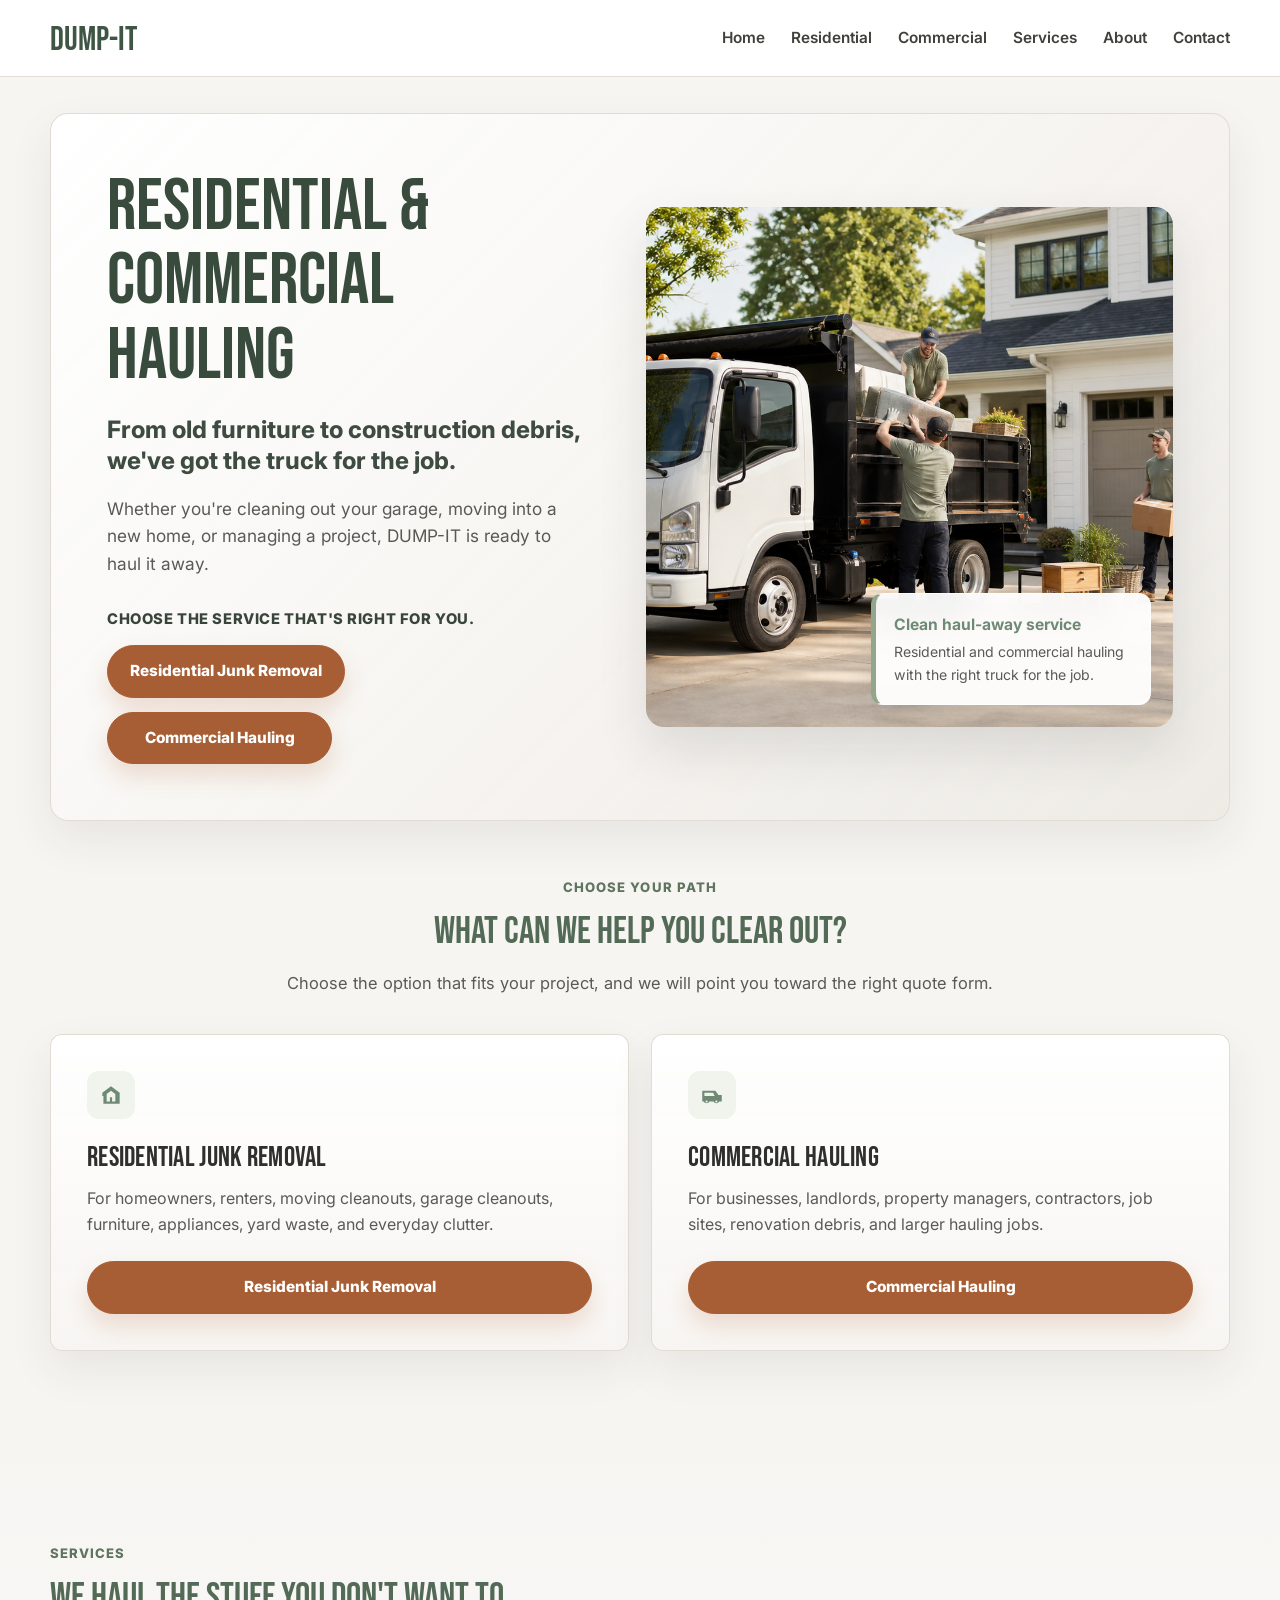
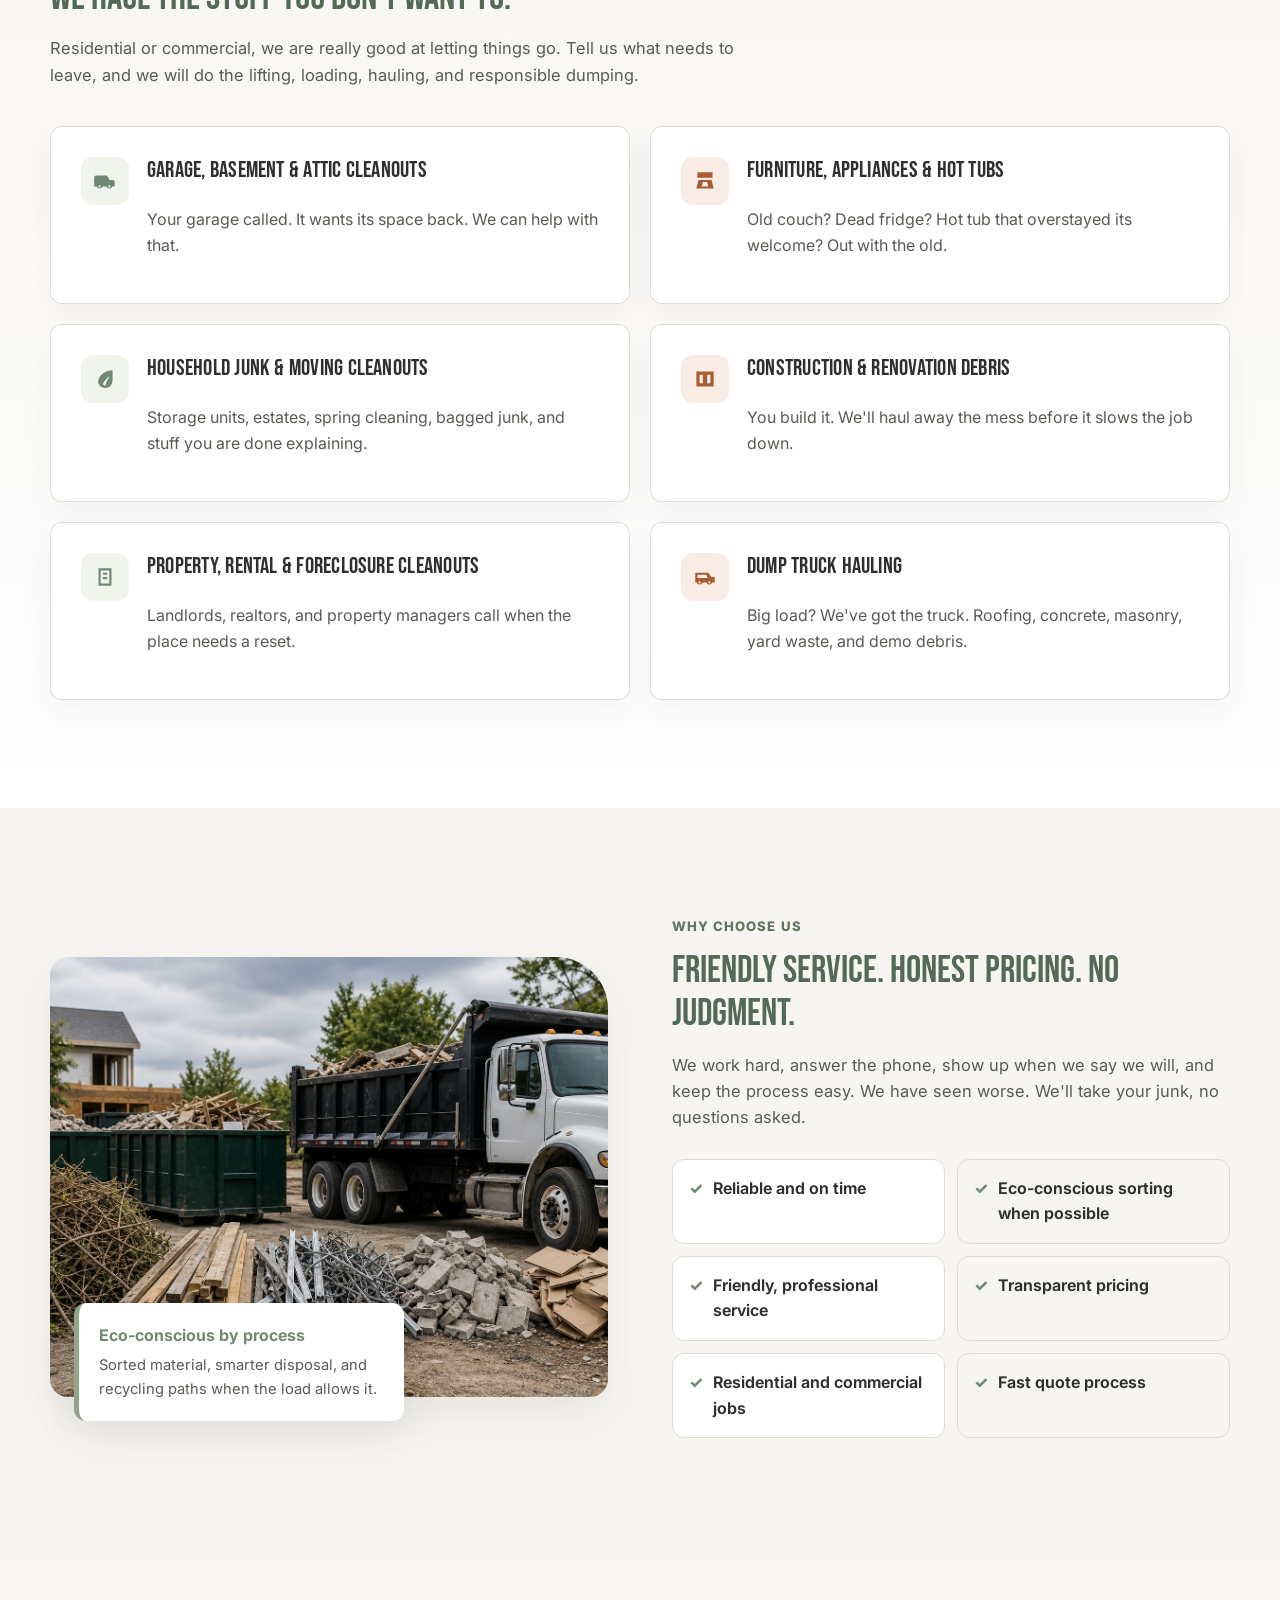
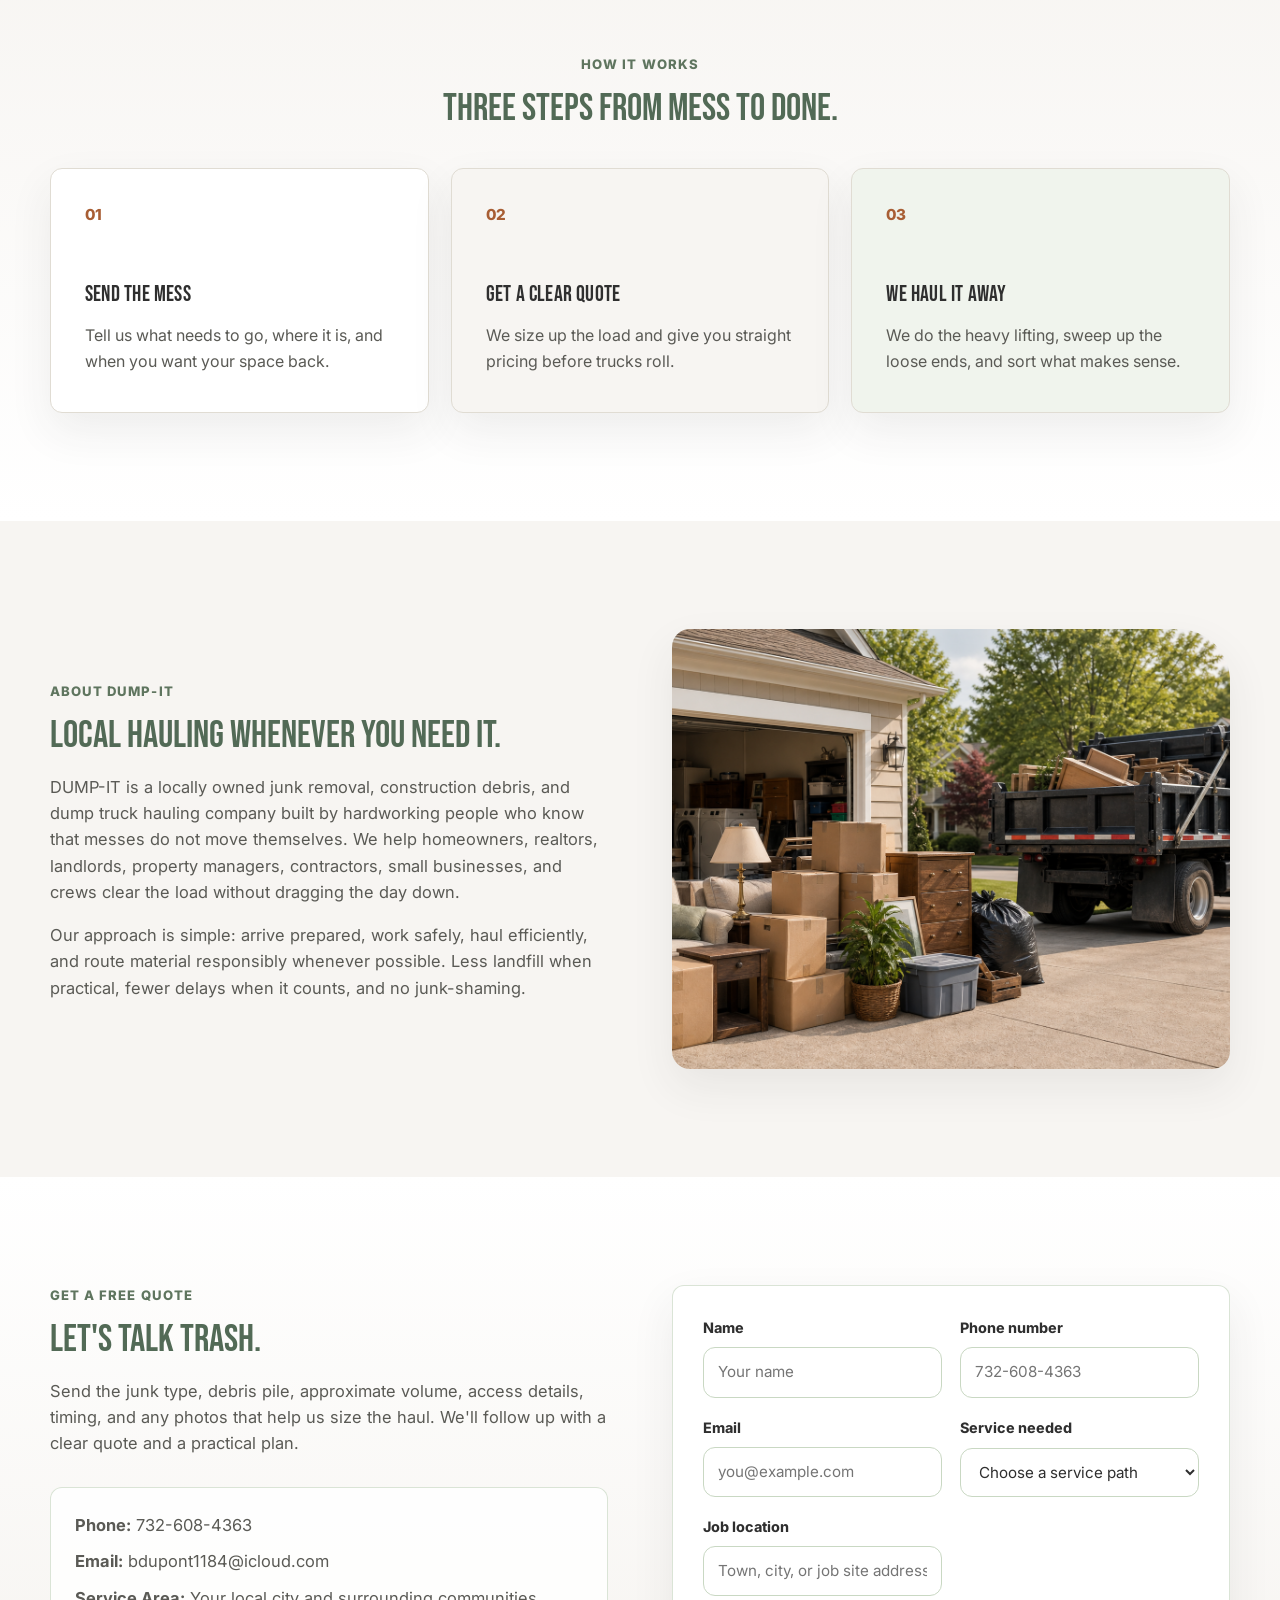
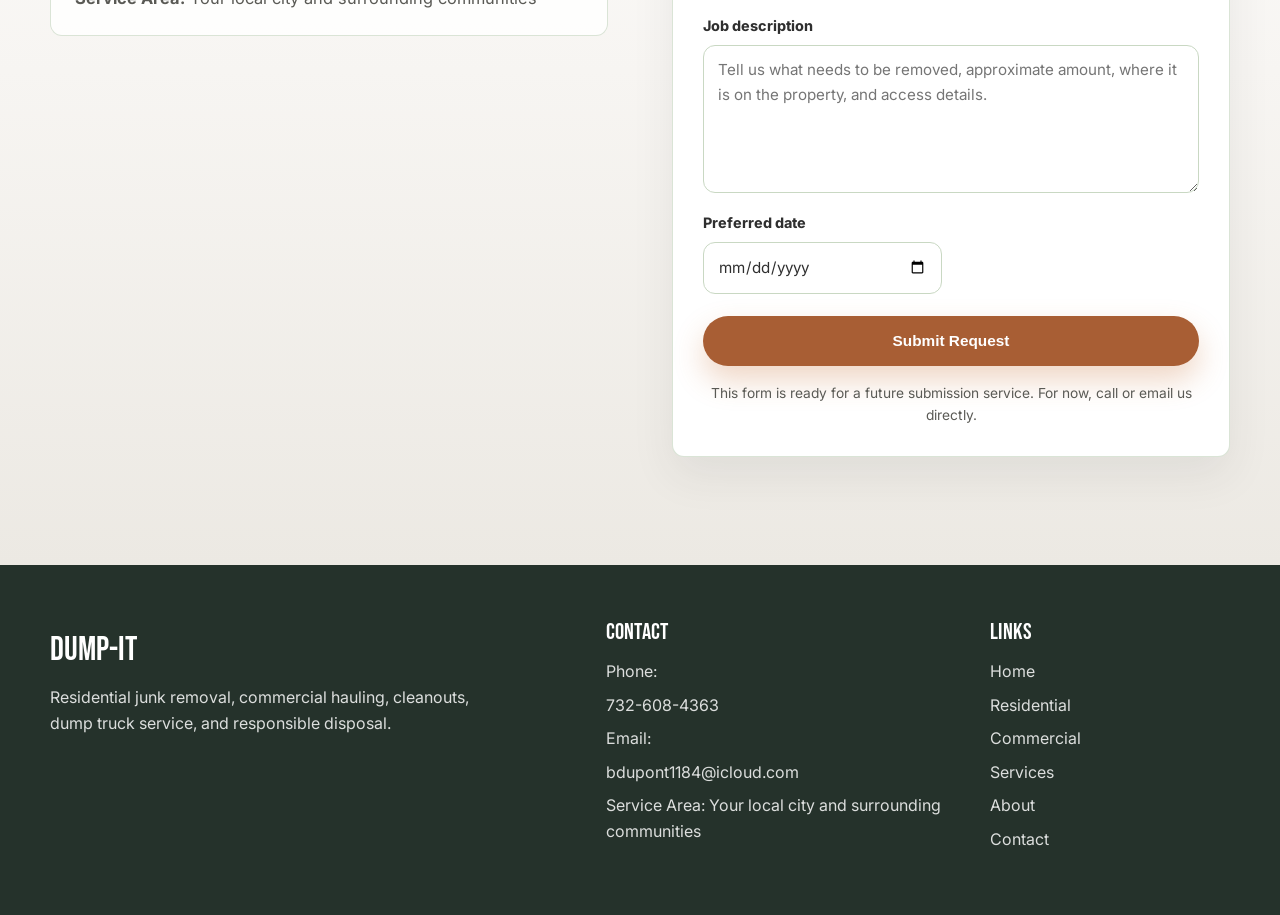
<file: index.html>
<!DOCTYPE html>
<html lang="en">
  <head>
    <meta charset="UTF-8" />
    <meta name="viewport" content="width=device-width, initial-scale=1.0" />
    <meta
      name="description"
      content="DUMP-IT provides junk removal, construction debris hauling, demolition cleanup, dump truck service, large-bin support, and responsible disposal."
    />
    <title>DUMP-IT! | Junk Removal & Dump Truck Hauling</title>
    <script src="scroll-reset.js"></script>
    <link rel="preconnect" href="https://fonts.googleapis.com" />
    <link rel="preconnect" href="https://fonts.gstatic.com" crossorigin />
    <link
      href="https://fonts.googleapis.com/css2?family=Bebas+Neue&family=Inter:wght@400;500;600;700;800&display=swap"
      rel="stylesheet"
    />
    <link rel="stylesheet" href="styles.css" />
  </head>
  <body>
    <header class="site-header" id="home">
      <nav class="nav" aria-label="Primary navigation">
        <a class="brand" href="index.html" aria-label="DUMP-IT home">
          <span>DUMP-IT</span>
        </a>

        <button class="nav-toggle" type="button" aria-label="Open menu" aria-expanded="false">
          <span></span>
          <span></span>
          <span></span>
        </button>

        <div class="nav-links" data-nav-links>
          <a href="index.html">Home</a>
          <a href="residential.html">Residential</a>
          <a href="commercial.html">Commercial</a>
          <a href="#services">Services</a>
          <a href="#about">About</a>
          <a href="#contact">Contact</a>
        </div>
      </nav>
    </header>

    <main>
      <section class="hero section-shell">
        <div class="hero-content">
          <h1>Residential & Commercial Hauling</h1>
          <p class="hero-tagline">From old furniture to construction debris, we've got the truck for the job.</p>
          <p class="hero-copy">
            Whether you're cleaning out your garage, moving into a new home, or
            managing a project, DUMP-IT is ready to haul it away.
          </p>
          <p class="choice-heading">Choose the service that's right for you.</p>
          <div class="hero-actions" aria-label="Primary actions">
            <a class="button button-choice" href="residential.html">Residential Junk Removal</a>
            <a class="button button-choice" href="commercial.html">Commercial Hauling</a>
          </div>
        </div>

        <div class="hero-media" aria-label="DUMP-IT hauling service image">
          <img src="assets/hero-residential-commercial.png" alt="Clean dump truck and crew helping at a residential hauling job" />
          <div class="hero-note">
            <strong>Clean haul-away service</strong>
            <span>Residential and commercial hauling with the right truck for the job.</span>
          </div>
        </div>
      </section>

      <section class="path-section" aria-label="Choose your DUMP-IT service path">
        <div class="section-shell">
          <div class="section-heading compact">
            <span class="section-label">Choose Your Path</span>
            <h2>What can we help you clear out?</h2>
            <p>Choose the option that fits your project, and we will point you toward the right quote form.</p>
          </div>

          <div class="path-grid">
            <article class="path-card">
              <span class="icon-wrap" aria-hidden="true">
                <svg viewBox="0 0 24 24"><path d="M4 10 12 4l8 6v10H5v-7H4v-3Zm4 8h3v-4h2v4h3v-7l-4-3-4 3v7Z"/></svg>
              </span>
              <h3>Residential Junk Removal</h3>
              <p>For homeowners, renters, moving cleanouts, garage cleanouts, furniture, appliances, yard waste, and everyday clutter.</p>
              <a class="button button-choice" href="residential.html">Residential Junk Removal</a>
            </article>

            <article class="path-card">
              <span class="icon-wrap" aria-hidden="true">
                <svg viewBox="0 0 24 24"><path d="M3 8h12l3 4h3v6h-2.3a3 3 0 0 1-5.4 0H9.7a3 3 0 0 1-5.4 0H3V8Zm3 10a1 1 0 1 0 2 0 1 1 0 0 0-2 0Zm9 0a1 1 0 1 0 2 0 1 1 0 0 0-2 0ZM5 10v3h9.5L13 10H5Z"/></svg>
              </span>
              <h3>Commercial Hauling</h3>
              <p>For businesses, landlords, property managers, contractors, job sites, renovation debris, and larger hauling jobs.</p>
              <a class="button button-choice" href="commercial.html">Commercial Hauling</a>
            </article>
          </div>
        </div>
      </section>

      <section class="section section-services" id="services">
        <div class="section-shell">
          <div class="section-heading">
            <span class="section-label">Services</span>
            <h2>We haul the stuff you don't want to.</h2>
            <p>
              Residential or commercial, we are really good at letting things go. 
              Tell us what needs to leave, and we will do the
              lifting, loading, hauling, and responsible dumping.
            </p>
          </div>

          <div class="service-grid">
            <article class="service-card">
              <span class="icon-wrap" aria-hidden="true">
                <svg viewBox="0 0 24 24"><path d="M4 7h10l2 4h3a2 2 0 0 1 2 2v4h-2.2a3 3 0 0 1-5.6 0H9.8a3 3 0 0 1-5.6 0H2V9a2 2 0 0 1 2-2Zm2 10a1 1 0 1 0 2 0 1 1 0 0 0-2 0Zm9 0a1 1 0 1 0 2 0 1 1 0 0 0-2 0Z"/></svg>
              </span>
              <h3>Garage, Basement & Attic Cleanouts</h3>
              <p>Your garage called. It wants its space back. We can help with that.</p>
            </article>

            <article class="service-card">
              <span class="icon-wrap" aria-hidden="true">
                <svg viewBox="0 0 24 24"><path d="M5 4h14v5H5V4Zm1 7h12l2 8H4l2-8Zm4 2-1 4h6l-1-4h-4Z"/></svg>
              </span>
              <h3>Furniture, Appliances & Hot Tubs</h3>
              <p>Old couch? Dead fridge? Hot tub that overstayed its welcome? Out with the old.</p>
            </article>

            <article class="service-card">
              <span class="icon-wrap" aria-hidden="true">
                <svg viewBox="0 0 24 24"><path d="M19 4c-6.5.4-11 3.4-12.9 8.2C4.8 15.6 6.8 19 10.6 20c5.1 1.3 8.7-2.3 8.4-8.2-.1-2.7.2-5.2 0-7.8Zm-9 13c1.2-3.2 3.3-5.8 6.5-7.8-1.9 2.8-3.4 5.7-4.1 8.7-.9 0-1.7-.3-2.4-.9Z"/></svg>
              </span>
              <h3>Household Junk & Moving Cleanouts</h3>
              <p>Storage units, estates, spring cleaning, bagged junk, and stuff you are done explaining.</p>
            </article>

            <article class="service-card">
              <span class="icon-wrap" aria-hidden="true">
                <svg viewBox="0 0 24 24"><path d="M4 5h16v14H4V5Zm3 3v8h3V8H7Zm7 0v8h3V8h-3Z"/></svg>
              </span>
              <h3>Construction & Renovation Debris</h3>
              <p>You build it. We'll haul away the mess before it slows the job down.</p>
            </article>

            <article class="service-card">
              <span class="icon-wrap" aria-hidden="true">
                <svg viewBox="0 0 24 24"><path d="M6 4h12v16H6V4Zm2 2v12h8V6H8Zm2 2h4v2h-4V8Zm0 4h4v2h-4v-2Z"/></svg>
              </span>
              <h3>Property, Rental & Foreclosure Cleanouts</h3>
              <p>Landlords, realtors, and property managers call when the place needs a reset.</p>
            </article>

            <article class="service-card">
              <span class="icon-wrap" aria-hidden="true">
                <svg viewBox="0 0 24 24"><path d="M3 8h12l3 4h3v5h-2.2a3 3 0 0 1-5.6 0H9.8a3 3 0 0 1-5.6 0H3V8Zm3 9a1 1 0 1 0 2 0 1 1 0 0 0-2 0Zm9 0a1 1 0 1 0 2 0 1 1 0 0 0-2 0ZM5 10v3h9.5l-1.4-3H5Z"/></svg>
              </span>
              <h3>Dump Truck Hauling</h3>
              <p>Big load? We've got the truck. Roofing, concrete, masonry, yard waste, and demo debris.</p>
            </article>
          </div>
        </div>
      </section>

      <section class="section section-split" id="why-us">
        <div class="section-shell split-grid">
          <div class="image-stack">
            <img src="assets/eco-hauling.png" alt="Sorted junk and construction debris ready for responsible hauling" />
            <div class="stack-card">
              <strong>Eco-conscious by process</strong>
              <span>Sorted material, smarter disposal, and recycling paths when the load allows it.</span>
            </div>
          </div>

          <div class="split-content">
            <span class="section-label">Why Choose Us</span>
            <h2>Friendly service. Honest pricing. No judgment.</h2>
            <p>
              We work hard, answer the phone, show up when we say we will, and
              keep the process easy. We have seen worse. We'll take your junk,
              no questions asked.
            </p>
            <div class="benefit-list">
              <div><span aria-hidden="true">&#10003;</span> Reliable and on time</div>
              <div><span aria-hidden="true">&#10003;</span> Eco-conscious sorting when possible</div>
              <div><span aria-hidden="true">&#10003;</span> Friendly, professional service</div>
              <div><span aria-hidden="true">&#10003;</span> Transparent pricing</div>
              <div><span aria-hidden="true">&#10003;</span> Residential and commercial jobs</div>
              <div><span aria-hidden="true">&#10003;</span> Fast quote process</div>
            </div>
          </div>
        </div>
      </section>

      <section class="section section-process">
        <div class="section-shell">
          <div class="section-heading compact">
            <span class="section-label">How It Works</span>
            <h2>Three steps from mess to done.</h2>
          </div>

          <div class="process-grid">
            <article class="process-step">
              <span>01</span>
              <h3>Send the mess</h3>
              <p>Tell us what needs to go, where it is, and when you want your space back.</p>
            </article>
            <article class="process-step">
              <span>02</span>
              <h3>Get a clear quote</h3>
              <p>We size up the load and give you straight pricing before trucks roll.</p>
            </article>
            <article class="process-step">
              <span>03</span>
              <h3>We haul it away</h3>
              <p>We do the heavy lifting, sweep up the loose ends, and sort what makes sense.</p>
            </article>
          </div>
        </div>
      </section>

      <section class="section section-about" id="about">
        <div class="section-shell about-grid">
          <div class="about-copy">
            <span class="section-label">About DUMP-IT</span>
            <h2>Local hauling whenever you need it.</h2>
            <p>
              DUMP-IT is a locally owned junk removal, construction debris, and
              dump truck hauling company built by hardworking people who know that
              messes do not move themselves. We help homeowners, realtors, landlords,
              property managers, contractors, small businesses, and crews clear the
              load without dragging the day down.
            </p>
            <p>
              Our approach is simple: arrive prepared, work safely, haul efficiently,
              and route material responsibly whenever possible. Less landfill when
              practical, fewer delays when it counts, and no junk-shaming.
            </p>
          </div>
          <div class="about-media">
            <img src="assets/cleanout-service.png" alt="Large bins and a dump truck staged for cleanout hauling" />
          </div>
        </div>
      </section>

      <section class="section section-contact" id="contact">
        <div class="section-shell contact-grid">
          <div class="contact-intro">
            <span class="section-label">Get a Free Quote</span>
            <h2>Let's talk trash.</h2>
            <p>
              Send the junk type, debris pile, approximate volume, access details,
              timing, and any photos that help us size the haul. We'll follow up
              with a clear quote and a practical plan.
            </p>
            <div class="contact-details">
              <p><strong>Phone:</strong> <a href="tel:+17326084363">732-608-4363</a></p>
              <p><strong>Email:</strong> <a href="mailto:bdupont1184@icloud.com">bdupont1184@icloud.com</a></p>
              <p><strong>Service Area:</strong> Your local city and surrounding communities</p>
            </div>
          </div>

          <form class="quote-form" action="#" method="post">
            <div class="form-row">
              <label for="name">Name</label>
              <input id="name" name="name" type="text" placeholder="Your name" required />
            </div>
            <div class="form-row">
              <label for="phone">Phone number</label>
              <input id="phone" name="phone" type="tel" placeholder="732-608-4363" required />
            </div>
            <div class="form-row">
              <label for="email">Email</label>
              <input id="email" name="email" type="email" placeholder="you@example.com" />
            </div>
            <div class="form-row">
              <label for="service">Service needed</label>
              <select id="service" name="service" required>
                <option value="">Choose a service path</option>
                <option>Residential Junk Removal</option>
                <option>Commercial Hauling</option>
                <option>Not Sure Yet</option>
              </select>
            </div>
            <div class="form-row">
              <label for="location">Job location</label>
              <input id="location" name="location" type="text" placeholder="Town, city, or job site address" />
            </div>
            <div class="form-row full">
              <label for="description">Job description</label>
              <textarea
                id="description"
                name="description"
                rows="5"
                placeholder="Tell us what needs to be removed, approximate amount, where it is on the property, and access details."
              ></textarea>
            </div>
            <div class="form-row">
              <label for="date">Preferred date</label>
              <input id="date" name="date" type="date" />
            </div>
            <button class="button button-primary form-submit" type="submit">Submit Request</button>
            <p class="form-note">This form is ready for a future submission service. For now, call or email us directly.</p>
          </form>
        </div>
      </section>
    </main>

    <footer class="footer">
      <div class="section-shell footer-grid">
        <div>
          <a class="brand footer-brand" href="index.html">
            <span>DUMP-IT</span>
          </a>
          <p>Residential junk removal, commercial hauling, cleanouts, dump truck service, and responsible disposal.</p>
        </div>
        <div>
          <h3>Contact</h3>
          <p>Phone: <a href="tel:+17326084363">732-608-4363</a></p>
          <p>Email: <a href="mailto:bdupont1184@icloud.com">bdupont1184@icloud.com</a></p>
          <p>Service Area: Your local city and surrounding communities</p>
        </div>
        <div>
          <h3>Links</h3>
          <a href="index.html">Home</a>
          <a href="residential.html">Residential</a>
          <a href="commercial.html">Commercial</a>
          <a href="index.html#services">Services</a>
          <a href="index.html#about">About</a>
          <a href="index.html#contact">Contact</a>
        </div>
      </div>
    </footer>

    <script src="script.js"></script>
  </body>
</html>
</file>
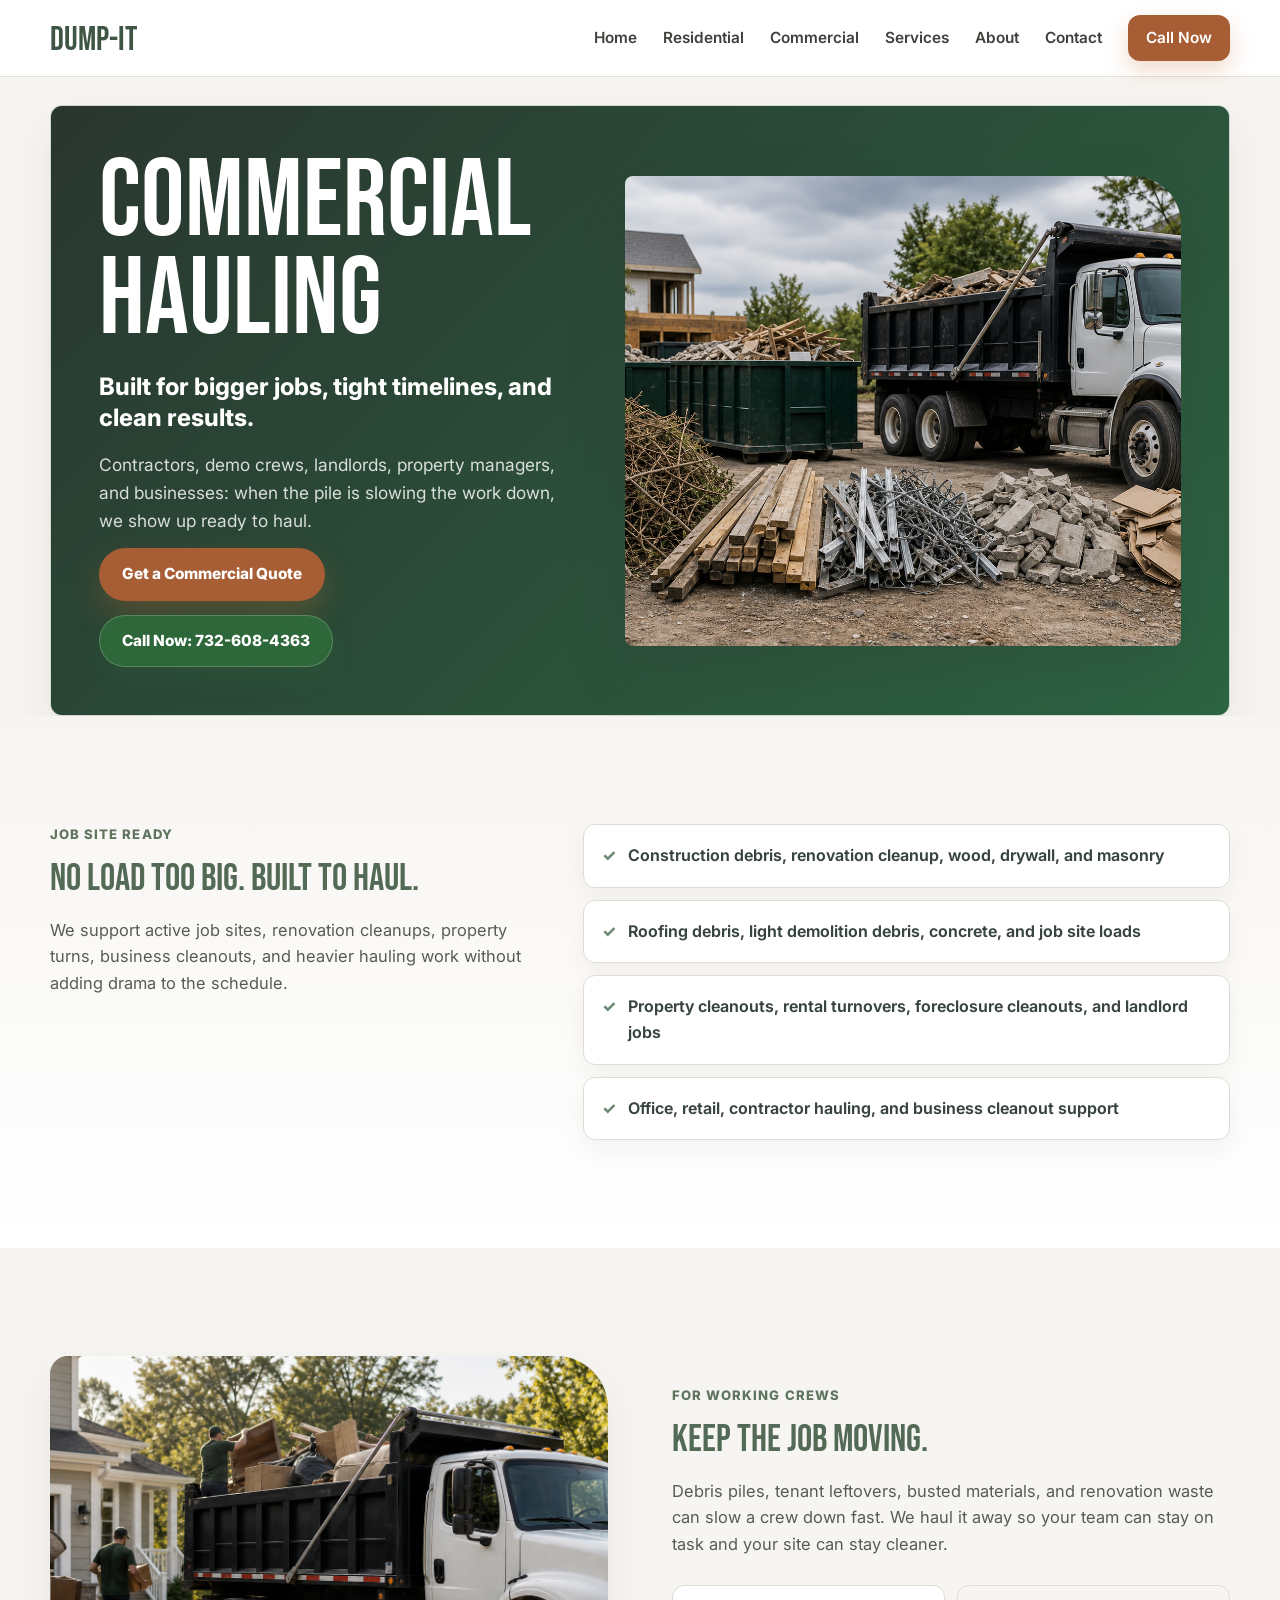
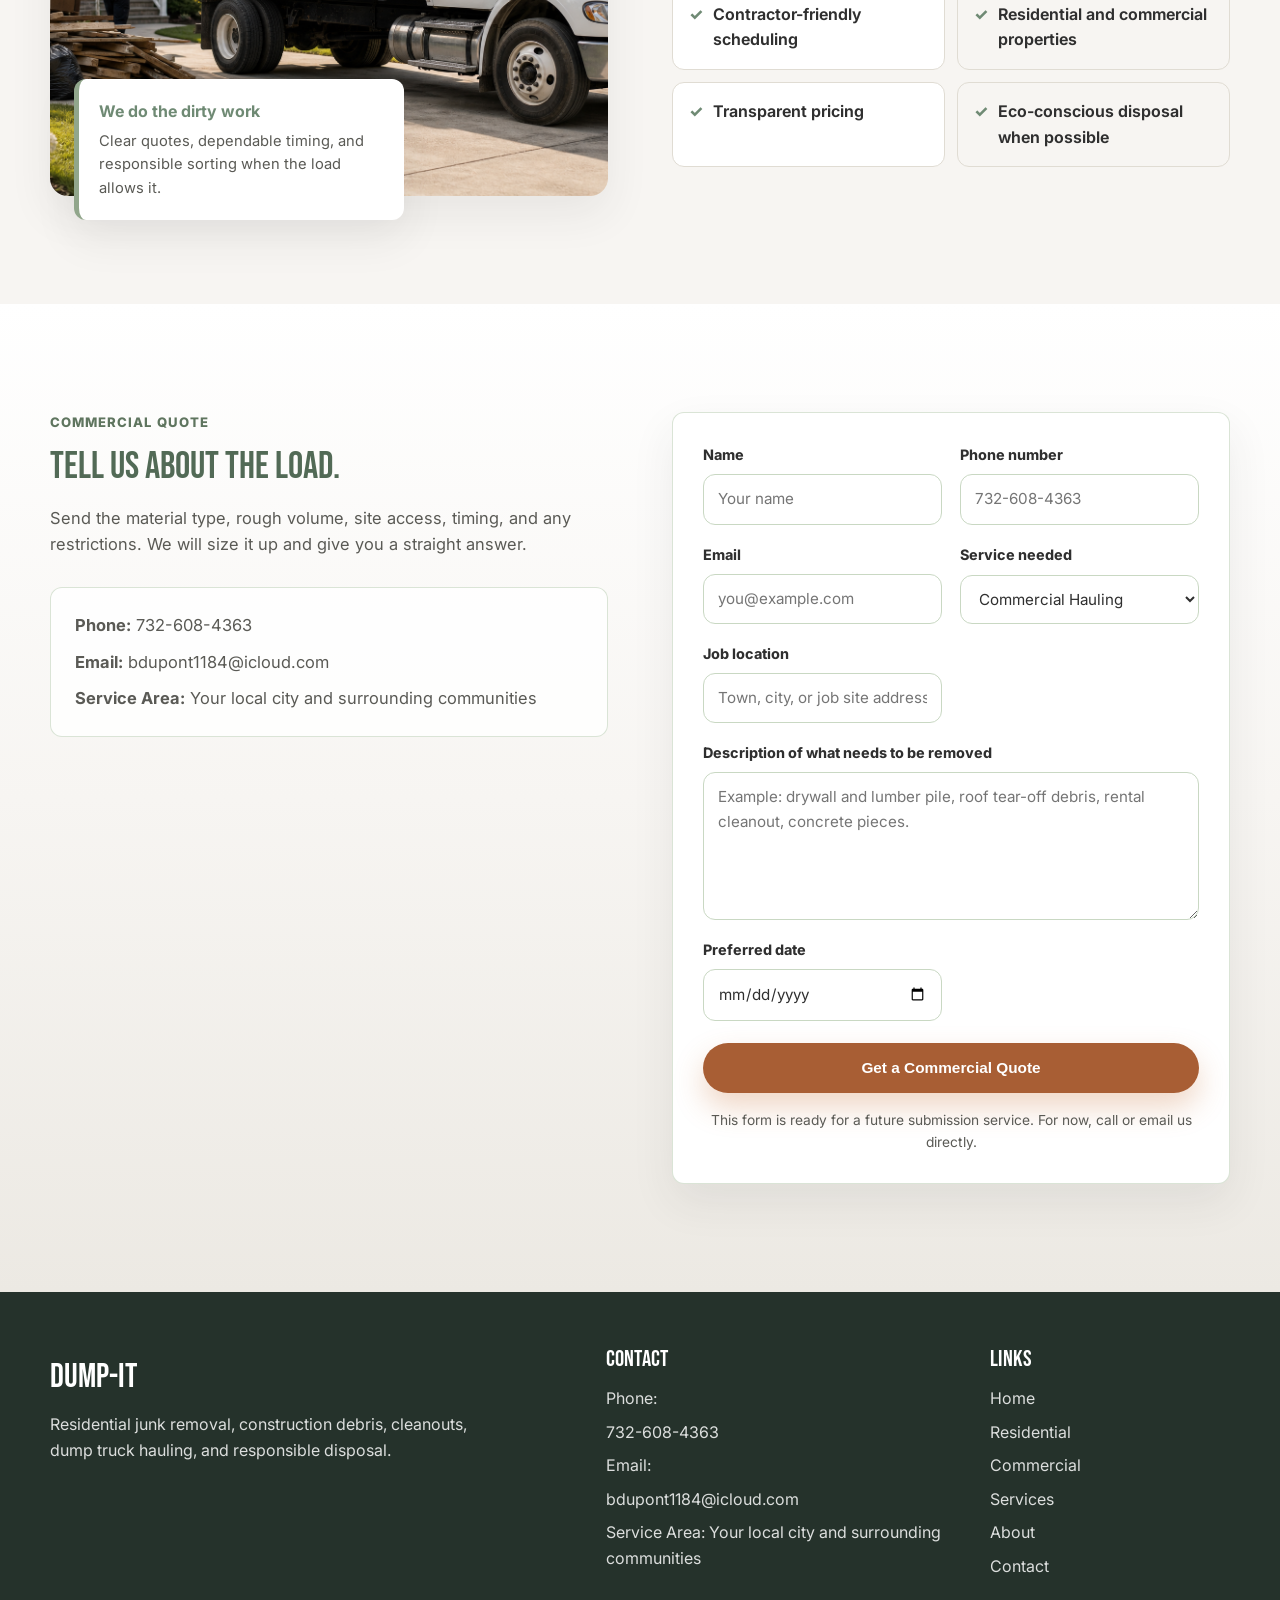
<file: commercial.html>
<!DOCTYPE html>
<html lang="en">
  <head>
    <meta charset="UTF-8" />
    <meta name="viewport" content="width=device-width, initial-scale=1.0" />
    <meta
      name="description"
      content="DUMP-IT commercial hauling for businesses, contractors, property managers, landlords, cleanouts, and job sites."
    />
    <title>Commercial Hauling | DUMP-IT</title>
    <script src="scroll-reset.js"></script>
    <link rel="preconnect" href="https://fonts.googleapis.com" />
    <link rel="preconnect" href="https://fonts.gstatic.com" crossorigin />
    <link
      href="https://fonts.googleapis.com/css2?family=Bebas+Neue&family=Inter:wght@400;500;600;700;800&display=swap"
      rel="stylesheet"
    />
    <link rel="stylesheet" href="styles.css" />
  </head>
  <body>
    <header class="site-header">
      <nav class="nav" aria-label="Primary navigation">
        <a class="brand" href="index.html" aria-label="DUMP-IT home">
          <span>DUMP-IT</span>
        </a>

        <button class="nav-toggle" type="button" aria-label="Open menu" aria-expanded="false">
          <span></span>
          <span></span>
          <span></span>
        </button>

        <div class="nav-links" data-nav-links>
          <a href="index.html">Home</a>
          <a href="residential.html">Residential</a>
          <a href="commercial.html">Commercial</a>
          <a href="index.html#services">Services</a>
          <a href="index.html#about">About</a>
          <a href="#contact">Contact</a>
          <a class="nav-call" href="tel:+17326084363">Call Now</a>
        </div>
      </nav>
    </header>

    <main>
      <section class="subpage-hero subpage-hero-dark section-shell">
        <div class="subpage-hero-copy">
          <h1>Commercial Hauling</h1>
          <p class="hero-tagline">Built for bigger jobs, tight timelines, and clean results.</p>
          <p class="hero-copy">
            Contractors, demo crews, landlords, property managers, and businesses:
            when the pile is slowing the work down, we show up ready to haul.
          </p>
          <div class="hero-actions">
            <a class="button button-primary" href="#contact">Get a Commercial Quote</a>
            <a class="button button-call" href="tel:+17326084363">Call Now: 732-608-4363</a>
          </div>
        </div>
        <div class="subpage-media">
          <img src="assets/eco-hauling.png" alt="Commercial hauling bins and sorted construction debris at a job site" />
        </div>
      </section>

      <section class="section section-services">
        <div class="section-shell subpage-grid">
          <div>
            <span class="section-label">Job Site Ready</span>
            <h2>No load too big. Built to haul.</h2>
            <p>
              We support active job sites, renovation cleanups, property turns,
              business cleanouts, and heavier hauling work without adding drama to the schedule.
            </p>
          </div>
          <div class="check-panel">
            <div><span aria-hidden="true">&#10003;</span> Construction debris, renovation cleanup, wood, drywall, and masonry</div>
            <div><span aria-hidden="true">&#10003;</span> Roofing debris, light demolition debris, concrete, and job site loads</div>
            <div><span aria-hidden="true">&#10003;</span> Property cleanouts, rental turnovers, foreclosure cleanouts, and landlord jobs</div>
            <div><span aria-hidden="true">&#10003;</span> Office, retail, contractor hauling, and business cleanout support</div>
          </div>
        </div>
      </section>

      <section class="section section-split">
        <div class="section-shell split-grid">
          <div class="image-stack">
            <img src="assets/hero-dump-truck.png" alt="Dump truck staged for contractor and commercial hauling work" />
            <div class="stack-card">
              <strong>We do the dirty work</strong>
              <span>Clear quotes, dependable timing, and responsible sorting when the load allows it.</span>
            </div>
          </div>
          <div class="split-content">
            <span class="section-label">For Working Crews</span>
            <h2>Keep the job moving.</h2>
            <p>
              Debris piles, tenant leftovers, busted materials, and renovation waste
              can slow a crew down fast. We haul it away so your team can stay on task
              and your site can stay cleaner.
            </p>
            <div class="benefit-list">
              <div><span aria-hidden="true">&#10003;</span> Contractor-friendly scheduling</div>
              <div><span aria-hidden="true">&#10003;</span> Residential and commercial properties</div>
              <div><span aria-hidden="true">&#10003;</span> Transparent pricing</div>
              <div><span aria-hidden="true">&#10003;</span> Eco-conscious disposal when possible</div>
            </div>
          </div>
        </div>
      </section>

      <section class="section section-contact" id="contact">
        <div class="section-shell contact-grid">
          <div class="contact-intro">
            <span class="section-label">Commercial Quote</span>
            <h2>Tell us about the load.</h2>
            <p>
              Send the material type, rough volume, site access, timing, and any
              restrictions. We will size it up and give you a straight answer.
            </p>
            <div class="contact-details">
              <!-- Update these business details here if they change later. -->
              <p><strong>Phone:</strong> <a href="tel:+17326084363">732-608-4363</a></p>
              <p><strong>Email:</strong> <a href="mailto:bdupont1184@icloud.com">bdupont1184@icloud.com</a></p>
              <p><strong>Service Area:</strong> Your local city and surrounding communities</p>
            </div>
          </div>

          <form class="quote-form" action="#" method="post">
            <div class="form-row">
              <label for="name">Name</label>
              <input id="name" name="name" type="text" placeholder="Your name" required />
            </div>
            <div class="form-row">
              <label for="phone">Phone number</label>
              <input id="phone" name="phone" type="tel" placeholder="732-608-4363" required />
            </div>
            <div class="form-row">
              <label for="email">Email</label>
              <input id="email" name="email" type="email" placeholder="you@example.com" />
            </div>
            <div class="form-row">
              <label for="service">Service needed</label>
              <select id="service" name="service" required>
                <option>Commercial Hauling</option>
                <option>Residential Junk Removal</option>
                <option>Not Sure Yet</option>
              </select>
            </div>
            <div class="form-row">
              <label for="location">Job location</label>
              <input id="location" name="location" type="text" placeholder="Town, city, or job site address" />
            </div>
            <div class="form-row full">
              <label for="description">Description of what needs to be removed</label>
              <textarea
                id="description"
                name="description"
                rows="5"
                placeholder="Example: drywall and lumber pile, roof tear-off debris, rental cleanout, concrete pieces."
              ></textarea>
            </div>
            <div class="form-row">
              <label for="date">Preferred date</label>
              <input id="date" name="date" type="date" />
            </div>
            <button class="button button-primary form-submit" type="submit">Get a Commercial Quote</button>
            <p class="form-note">This form is ready for a future submission service. For now, call or email us directly.</p>
          </form>
        </div>
      </section>
    </main>

    <footer class="footer">
      <div class="section-shell footer-grid">
        <div>
          <a class="brand footer-brand" href="index.html">
            <span>DUMP-IT</span>
          </a>
          <p>Residential junk removal, construction debris, cleanouts, dump truck hauling, and responsible disposal.</p>
        </div>
        <div>
          <h3>Contact</h3>
          <p>Phone: <a href="tel:+17326084363">732-608-4363</a></p>
          <p>Email: <a href="mailto:bdupont1184@icloud.com">bdupont1184@icloud.com</a></p>
          <p>Service Area: Your local city and surrounding communities</p>
        </div>
        <div>
          <h3>Links</h3>
          <a href="index.html">Home</a>
          <a href="residential.html">Residential</a>
          <a href="commercial.html">Commercial</a>
          <a href="index.html#services">Services</a>
          <a href="index.html#about">About</a>
          <a href="#contact">Contact</a>
        </div>
      </div>
    </footer>

    <script src="script.js"></script>
  </body>
</html>
</file>
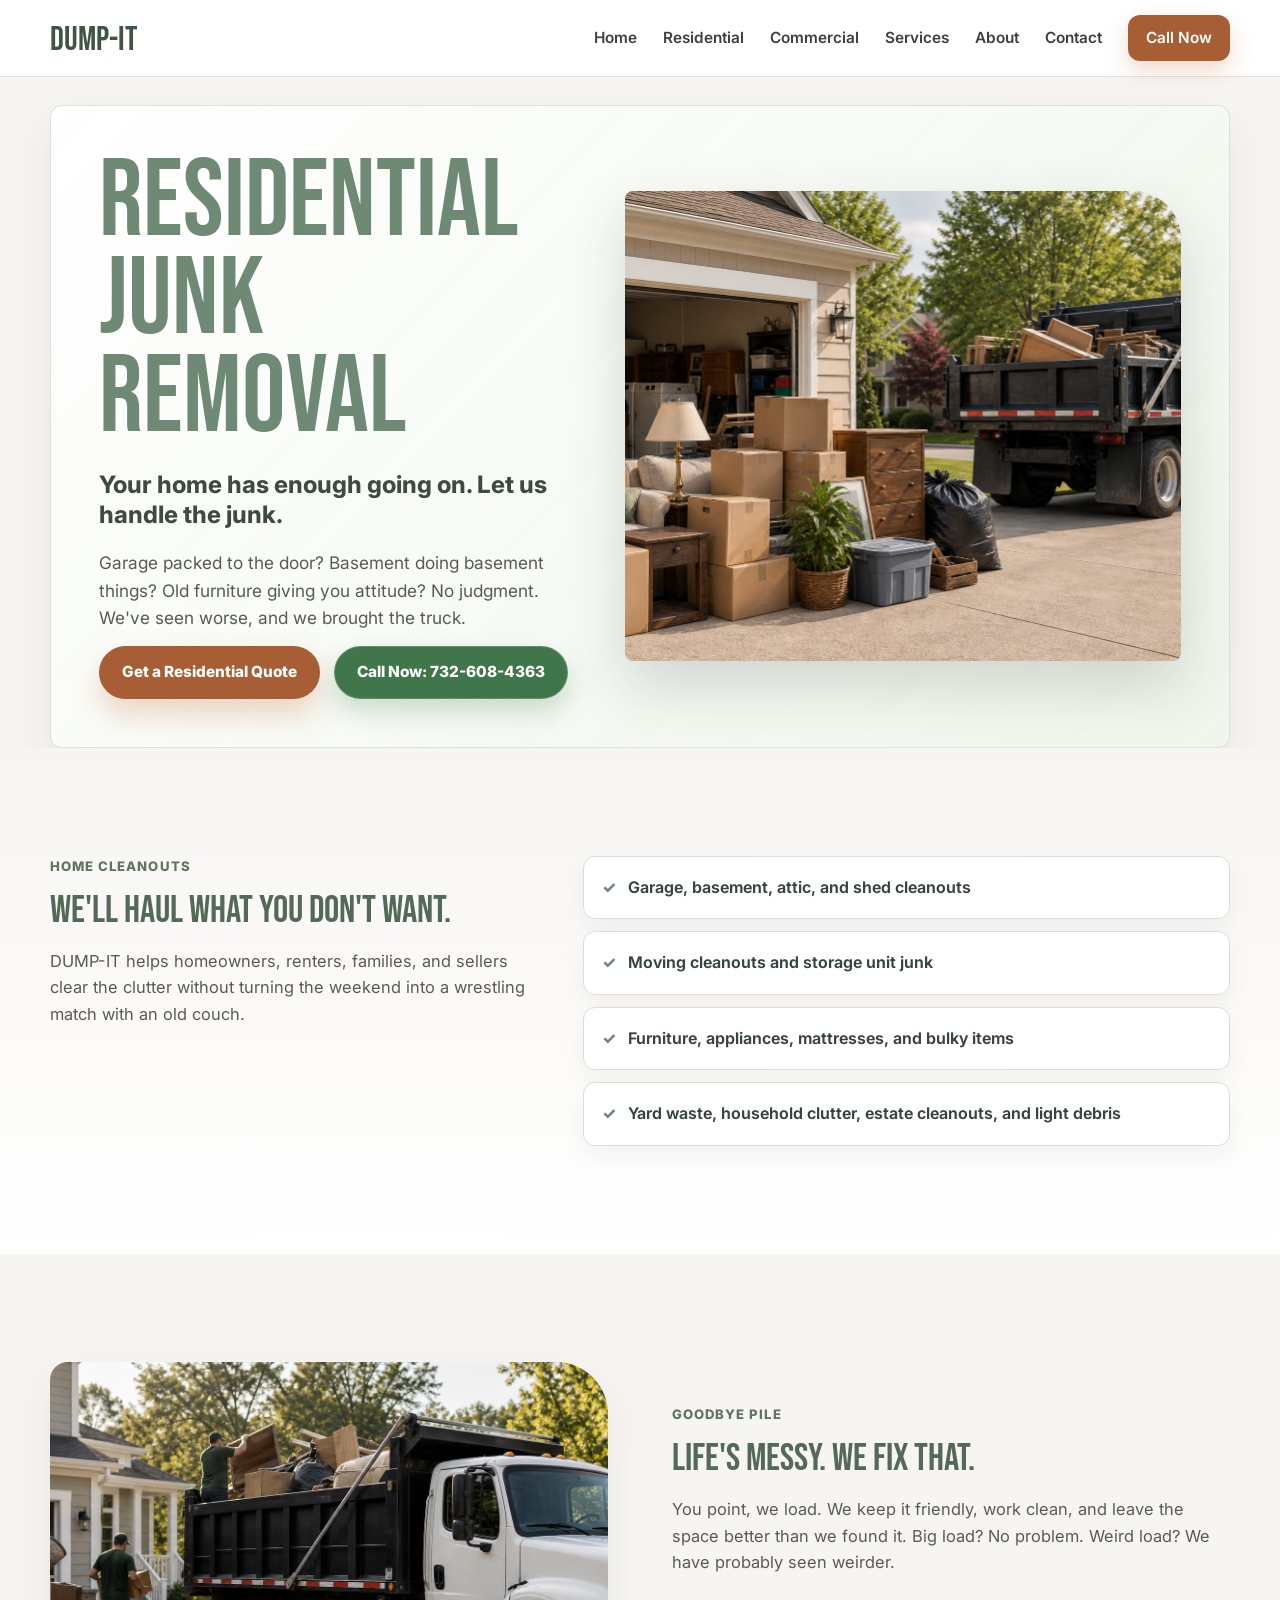
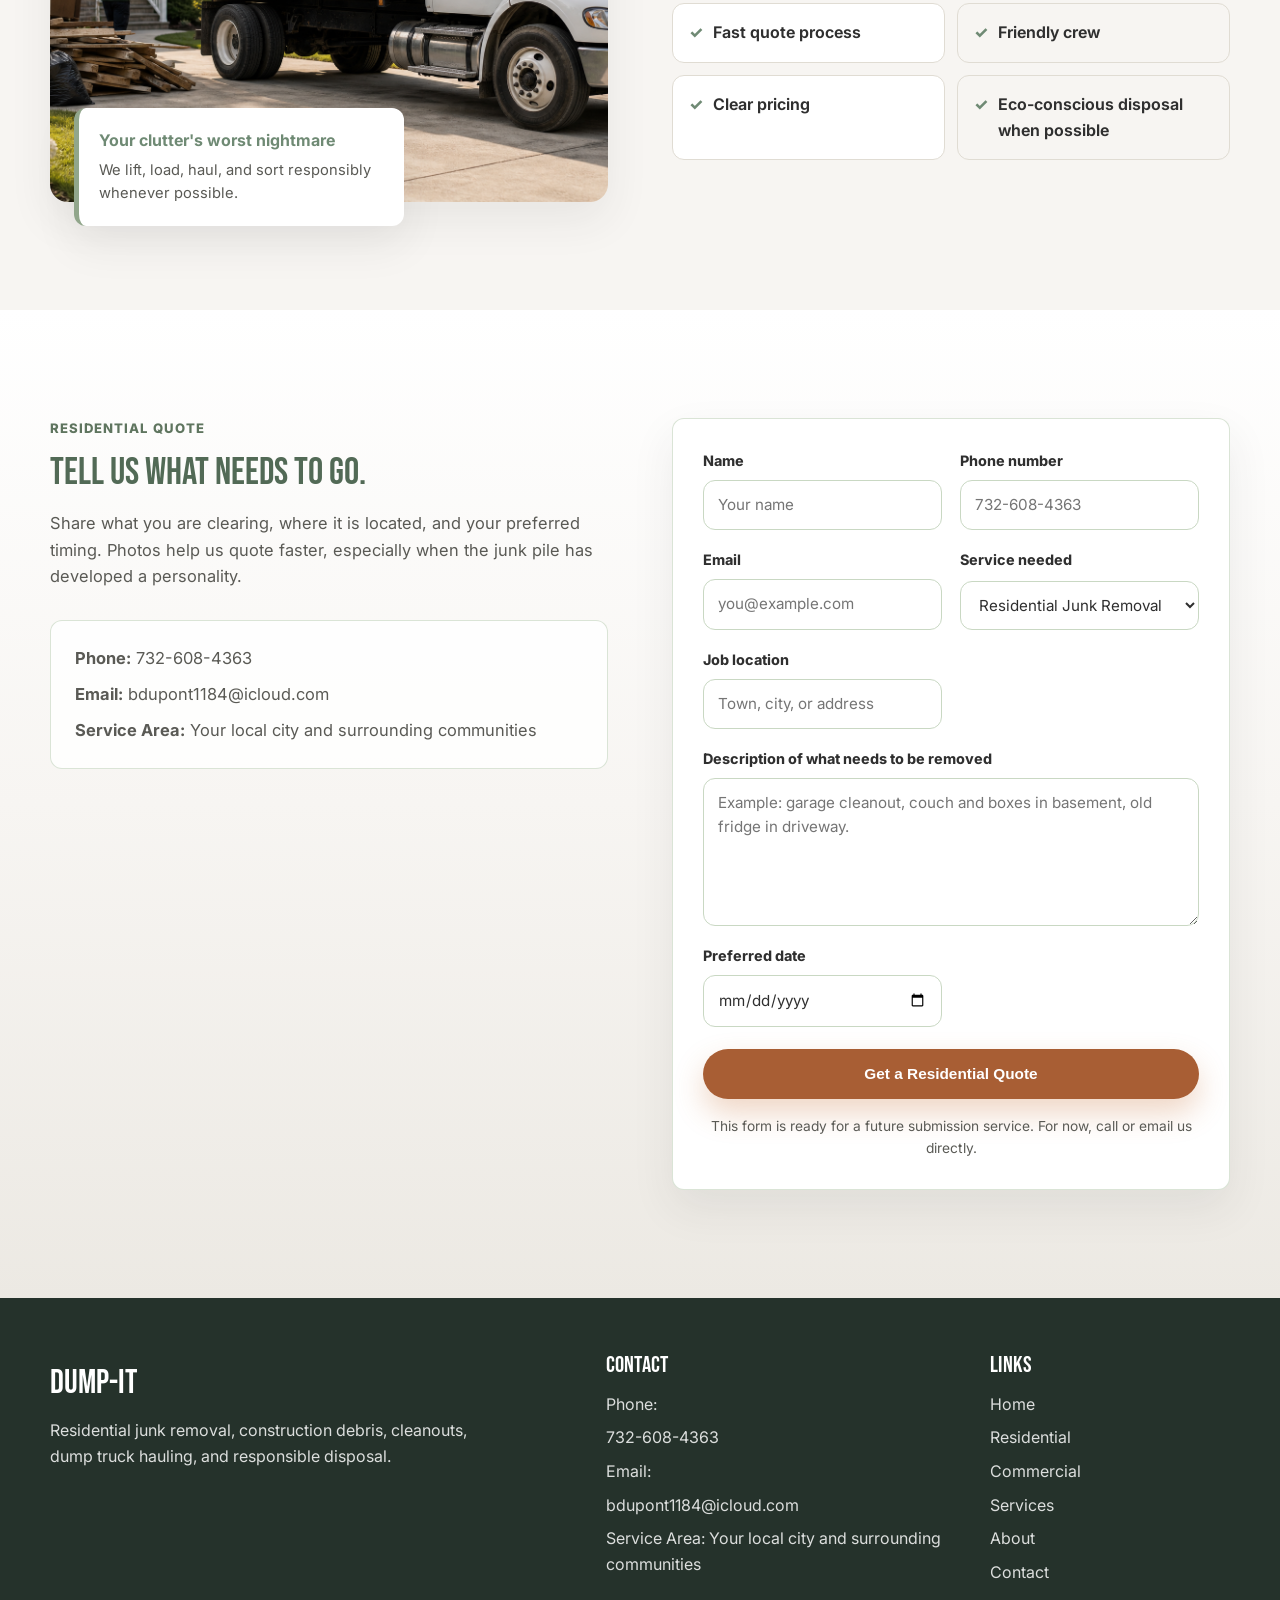
<file: residential.html>
<!DOCTYPE html>
<html lang="en">
  <head>
    <meta charset="UTF-8" />
    <meta name="viewport" content="width=device-width, initial-scale=1.0" />
    <meta
      name="description"
      content="DUMP-IT residential junk removal for garage cleanouts, furniture, appliances, yard waste, moving cleanouts, and household junk."
    />
    <title>Residential Junk Removal | DUMP-IT</title>
    <script src="scroll-reset.js"></script>
    <link rel="preconnect" href="https://fonts.googleapis.com" />
    <link rel="preconnect" href="https://fonts.gstatic.com" crossorigin />
    <link
      href="https://fonts.googleapis.com/css2?family=Bebas+Neue&family=Inter:wght@400;500;600;700;800&display=swap"
      rel="stylesheet"
    />
    <link rel="stylesheet" href="styles.css" />
  </head>
  <body>
    <header class="site-header">
      <nav class="nav" aria-label="Primary navigation">
        <a class="brand" href="index.html" aria-label="DUMP-IT home">
          <span>DUMP-IT</span>
        </a>

        <button class="nav-toggle" type="button" aria-label="Open menu" aria-expanded="false">
          <span></span>
          <span></span>
          <span></span>
        </button>

        <div class="nav-links" data-nav-links>
          <a href="index.html">Home</a>
          <a href="residential.html">Residential</a>
          <a href="commercial.html">Commercial</a>
          <a href="index.html#services">Services</a>
          <a href="index.html#about">About</a>
          <a href="#contact">Contact</a>
          <a class="nav-call" href="tel:+17326084363">Call Now</a>
        </div>
      </nav>
    </header>

    <main>
      <section class="subpage-hero section-shell">
        <div class="subpage-hero-copy">
          <h1>Residential Junk Removal</h1>
          <p class="hero-tagline">Your home has enough going on. Let us handle the junk.</p>
          <p class="hero-copy">
            Garage packed to the door? Basement doing basement things? Old furniture
            giving you attitude? No judgment. We've seen worse, and we brought the truck.
          </p>
          <div class="hero-actions">
            <a class="button button-primary" href="#contact">Get a Residential Quote</a>
            <a class="button button-call" href="tel:+17326084363">Call Now: 732-608-4363</a>
          </div>
        </div>
        <div class="subpage-media">
          <img src="assets/cleanout-service.png" alt="Residential garage cleanout and junk removal service" />
        </div>
      </section>

      <section class="section section-services">
        <div class="section-shell subpage-grid">
          <div>
            <span class="section-label">Home Cleanouts</span>
            <h2>We'll haul what you don't want.</h2>
            <p>
              DUMP-IT helps homeowners, renters, families, and sellers clear the
              clutter without turning the weekend into a wrestling match with an old couch.
            </p>
          </div>
          <div class="check-panel">
            <div><span aria-hidden="true">&#10003;</span> Garage, basement, attic, and shed cleanouts</div>
            <div><span aria-hidden="true">&#10003;</span> Moving cleanouts and storage unit junk</div>
            <div><span aria-hidden="true">&#10003;</span> Furniture, appliances, mattresses, and bulky items</div>
            <div><span aria-hidden="true">&#10003;</span> Yard waste, household clutter, estate cleanouts, and light debris</div>
          </div>
        </div>
      </section>

      <section class="section section-split">
        <div class="section-shell split-grid">
          <div class="image-stack">
            <img src="assets/hero-dump-truck.png" alt="DUMP-IT truck ready for local residential hauling" />
            <div class="stack-card">
              <strong>Your clutter's worst nightmare</strong>
              <span>We lift, load, haul, and sort responsibly whenever possible.</span>
            </div>
          </div>
          <div class="split-content">
            <span class="section-label">Goodbye Pile</span>
            <h2>Life's messy. We fix that.</h2>
            <p>
              You point, we load. We keep it friendly, work clean, and leave the
              space better than we found it. Big load? No problem. Weird load?
              We have probably seen weirder.
            </p>
            <div class="benefit-list">
              <div><span aria-hidden="true">&#10003;</span> Fast quote process</div>
              <div><span aria-hidden="true">&#10003;</span> Friendly crew</div>
              <div><span aria-hidden="true">&#10003;</span> Clear pricing</div>
              <div><span aria-hidden="true">&#10003;</span> Eco-conscious disposal when possible</div>
            </div>
          </div>
        </div>
      </section>

      <section class="section section-contact" id="contact">
        <div class="section-shell contact-grid">
          <div class="contact-intro">
            <span class="section-label">Residential Quote</span>
            <h2>Tell us what needs to go.</h2>
            <p>
              Share what you are clearing, where it is located, and your preferred
              timing. Photos help us quote faster, especially when the junk pile
              has developed a personality.
            </p>
            <div class="contact-details">
              <!-- Update these business details here if they change later. -->
              <p><strong>Phone:</strong> <a href="tel:+17326084363">732-608-4363</a></p>
              <p><strong>Email:</strong> <a href="mailto:bdupont1184@icloud.com">bdupont1184@icloud.com</a></p>
              <p><strong>Service Area:</strong> Your local city and surrounding communities</p>
            </div>
          </div>

          <form class="quote-form" action="#" method="post">
            <div class="form-row">
              <label for="name">Name</label>
              <input id="name" name="name" type="text" placeholder="Your name" required />
            </div>
            <div class="form-row">
              <label for="phone">Phone number</label>
              <input id="phone" name="phone" type="tel" placeholder="732-608-4363" required />
            </div>
            <div class="form-row">
              <label for="email">Email</label>
              <input id="email" name="email" type="email" placeholder="you@example.com" />
            </div>
            <div class="form-row">
              <label for="service">Service needed</label>
              <select id="service" name="service" required>
                <option>Residential Junk Removal</option>
                <option>Commercial Hauling</option>
                <option>Not Sure Yet</option>
              </select>
            </div>
            <div class="form-row">
              <label for="location">Job location</label>
              <input id="location" name="location" type="text" placeholder="Town, city, or address" />
            </div>
            <div class="form-row full">
              <label for="description">Description of what needs to be removed</label>
              <textarea
                id="description"
                name="description"
                rows="5"
                placeholder="Example: garage cleanout, couch and boxes in basement, old fridge in driveway."
              ></textarea>
            </div>
            <div class="form-row">
              <label for="date">Preferred date</label>
              <input id="date" name="date" type="date" />
            </div>
            <button class="button button-primary form-submit" type="submit">Get a Residential Quote</button>
            <p class="form-note">This form is ready for a future submission service. For now, call or email us directly.</p>
          </form>
        </div>
      </section>
    </main>

    <footer class="footer">
      <div class="section-shell footer-grid">
        <div>
          <a class="brand footer-brand" href="index.html">
            <span>DUMP-IT</span>
          </a>
          <p>Residential junk removal, construction debris, cleanouts, dump truck hauling, and responsible disposal.</p>
        </div>
        <div>
          <h3>Contact</h3>
          <p>Phone: <a href="tel:+17326084363">732-608-4363</a></p>
          <p>Email: <a href="mailto:bdupont1184@icloud.com">bdupont1184@icloud.com</a></p>
          <p>Service Area: Your local city and surrounding communities</p>
        </div>
        <div>
          <h3>Links</h3>
          <a href="index.html">Home</a>
          <a href="residential.html">Residential</a>
          <a href="commercial.html">Commercial</a>
          <a href="index.html#services">Services</a>
          <a href="index.html#about">About</a>
          <a href="#contact">Contact</a>
        </div>
      </div>
    </footer>

    <script src="script.js"></script>
  </body>
</html>
</file>
<file: styles.css>
:root {
  --forest: #6F8A74;
  --sage: #91A68B;
  --sage-soft: #F0F4ED;
  --moss: #5F755F;
  --sand: #DDD5C7;
  --sand-soft: #ECE9E3;
  --cream: #FFFFFF;
  --orange: #A85E34;
  --orange-dark: #864927;
  --charcoal: #2F2F2F;
  --muted: #5A5A55;
  --line: #E0DCD3;
  --shadow: 0 18px 44px rgba(47, 47, 47, 0.08);
  --radius: 12px;
  --max-width: 1180px;
}

* {
  box-sizing: border-box;
}

html {
  scroll-behavior: smooth;
}

body {
  margin: 0;
  color: var(--charcoal);
  background: #F7F5F2;
  font-family: "Inter", Arial, sans-serif;
  line-height: 1.6;
  overflow-x: hidden;
}

img {
  display: block;
  max-width: 100%;
}

a {
  color: inherit;
  text-decoration: none;
}

.site-header {
  position: sticky;
  top: 0;
  z-index: 20;
  background: rgba(255, 255, 255, 0.94);
  border-bottom: 1px solid rgba(224, 220, 211, 0.9);
  backdrop-filter: blur(16px);
}

.nav,
.section-shell {
  width: min(var(--max-width), calc(100% - 40px));
  margin: 0 auto;
}

.nav {
  min-height: 76px;
  display: flex;
  align-items: center;
  justify-content: space-between;
  gap: 24px;
}

.brand {
  display: inline-flex;
  align-items: center;
  gap: 10px;
  color: #3F5644;
  font-family: "Bebas Neue", "Arial Narrow", Arial, sans-serif;
  font-size: 2.15rem;
  font-weight: 400;
  letter-spacing: 0;
}

.brand span {
  display: inline-block;
  padding-top: 3px;
}

.brand-logo {
  width: 152px;
  height: auto;
  display: block;
  filter: drop-shadow(0 10px 18px rgba(31, 75, 53, 0.16));
}

.nav-links {
  display: flex;
  align-items: center;
  gap: 26px;
  color: #3F3F3B;
  font-size: 0.96rem;
  font-weight: 600;
}

.nav-links a {
  transition: color 180ms ease;
}

.nav-links a:hover {
  color: #536B56;
}

.nav-call {
  padding: 11px 18px;
  color: #fff !important;
  background: var(--orange);
  border-radius: var(--radius);
  box-shadow: 0 10px 22px rgba(196, 106, 46, 0.24);
}

.nav-toggle {
  display: none;
  width: 42px;
  height: 42px;
  border: 1px solid var(--line);
  border-radius: var(--radius);
  background: var(--cream);
}

.nav-toggle span {
  display: block;
  width: 18px;
  height: 2px;
  margin: 4px auto;
  background: var(--forest);
}

.hero {
  display: grid;
  grid-template-columns: 0.95fr 1.05fr;
  align-items: center;
  gap: 62px;
  width: min(var(--max-width), calc(100% - 40px));
  margin: 36px auto 0;
  padding: 56px;
  color: var(--charcoal);
  background:
    linear-gradient(135deg, rgba(255, 255, 255, 0.98), rgba(236, 233, 227, 0.86));
  border: 1px solid rgba(224, 220, 211, 0.95);
  border-radius: 18px;
  box-shadow: var(--shadow);
}

.hero-content h1 {
  margin: 0;
  color: #384B3D;
  font-size: clamp(2.85rem, 5.7vw, 4.95rem);
  line-height: 1.02;
  font-family: "Bebas Neue", "Arial Narrow", Arial, sans-serif;
  font-weight: 400;
  letter-spacing: 0;
}

.hero-content,
.split-content,
.about-copy,
.contact-intro {
  min-width: 0;
}

.hero-tagline {
  margin: 22px 0 0;
  max-width: 560px;
  color: #3E4B40;
  font-size: clamp(1.15rem, 1.9vw, 1.5rem);
  line-height: 1.28;
  font-family: "Inter", Arial, sans-serif;
  font-weight: 750;
}

.hero-copy {
  max-width: 620px;
  margin: 18px 0 0;
  color: var(--muted);
  font-size: 1.08rem;
}

.choice-heading {
  margin: 30px 0 0;
  color: #39443A;
  font-size: 0.92rem;
  font-weight: 800;
  letter-spacing: 0.04em;
  text-transform: uppercase;
}

.hero-actions {
  display: flex;
  flex-wrap: wrap;
  gap: 14px;
  margin-top: 14px;
}

.button {
  display: inline-flex;
  min-height: 50px;
  align-items: center;
  justify-content: center;
  border: 1px solid transparent;
  border-radius: 999px;
  padding: 13px 22px;
  font-size: 0.96rem;
  font-weight: 800;
  transition: transform 180ms ease, box-shadow 180ms ease, background 180ms ease, border-color 180ms ease;
}

.button:hover {
  transform: translateY(-2px);
}

.button-choice {
  min-width: 225px;
  color: #FFFFFF;
  background: var(--orange);
  border-color: var(--orange);
  box-shadow: 0 12px 24px rgba(184, 106, 60, 0.2);
}

.button-choice:hover {
  background: var(--orange-dark);
  border-color: var(--orange-dark);
  box-shadow: 0 16px 30px rgba(184, 106, 60, 0.25);
}

.button-primary {
  color: #fff;
  background: var(--orange);
  box-shadow: 0 14px 30px rgba(196, 106, 46, 0.28);
}

.button-primary:hover {
  background: var(--orange-dark);
  box-shadow: 0 18px 36px rgba(196, 106, 46, 0.34);
}

.button-secondary {
  color: var(--forest);
  background: #fff;
  border-color: var(--line);
}

.button-secondary:hover {
  background: var(--sage-soft);
  border-color: var(--sage);
}

.button-call {
  color: #fff;
  background: rgba(47, 107, 59, 0.92);
  border-color: rgba(143, 174, 138, 0.45);
  box-shadow: 0 12px 26px rgba(47, 107, 59, 0.22);
}

.button-call:hover {
  background: var(--forest);
  box-shadow: 0 16px 32px rgba(47, 107, 59, 0.28);
}

.hero-media {
  position: relative;
  min-height: 520px;
  overflow: hidden;
  border-radius: 18px;
  background: var(--sage-soft);
  box-shadow: 0 22px 50px rgba(47, 47, 47, 0.12);
}

.hero-media img {
  width: 100%;
  height: 100%;
  min-height: 520px;
  object-fit: cover;
}

.hero-note {
  position: absolute;
  right: 22px;
  bottom: 22px;
  width: min(280px, calc(100% - 44px));
  padding: 18px;
  color: var(--charcoal);
  background: rgba(255, 255, 255, 0.94);
  border: 1px solid rgba(255, 255, 255, 0.78);
  border-left: 5px solid var(--sage);
  border-radius: var(--radius);
  box-shadow: 0 16px 34px rgba(47, 47, 47, 0.12);
  backdrop-filter: blur(14px);
}

.path-section {
  padding: 56px 0 84px;
}

.path-grid {
  display: grid;
  grid-template-columns: repeat(2, minmax(0, 1fr));
  gap: 22px;
}

.path-card {
  min-height: 300px;
  padding: 36px;
  display: flex;
  flex-direction: column;
  align-items: flex-start;
  background:
    linear-gradient(180deg, rgba(255, 255, 255, 0.99), rgba(247, 245, 242, 0.98));
  border: 1px solid rgba(224, 220, 211, 0.95);
  border-radius: var(--radius);
  box-shadow: var(--shadow);
  transition: transform 180ms ease, box-shadow 180ms ease, border-color 180ms ease;
}

.path-card:hover {
  transform: translateY(-5px);
  border-color: rgba(145, 166, 139, 0.65);
  box-shadow: 0 22px 48px rgba(47, 47, 47, 0.1);
}

.path-card h3 {
  font-size: 1.72rem;
}

.path-card p {
  flex: 1;
  margin: 12px 0 24px;
  color: var(--muted);
}

.path-card .button {
  width: 100%;
}

.hero-note strong,
.hero-note span {
  display: block;
}

.hero-note strong {
  color: var(--forest);
  font-size: 0.98rem;
}

.hero-note span {
  margin-top: 4px;
  color: var(--muted);
  font-size: 0.88rem;
}

.section {
  padding: 108px 0;
}

.section-services,
.section-process {
  background: linear-gradient(180deg, #F7F5F2 0%, #FFFFFF 100%);
}

.section-heading {
  max-width: 720px;
  margin-bottom: 38px;
}

.section-heading.compact {
  text-align: center;
  margin-inline: auto;
}

.section-label {
  display: block;
  margin-bottom: 12px;
  color: var(--moss);
  font-size: 0.82rem;
  font-weight: 800;
  letter-spacing: 0.08em;
  text-transform: uppercase;
}

h2 {
  margin: 0;
  color: #526A56;
  font-size: clamp(1.85rem, 3vw, 2.85rem);
  line-height: 1.12;
  font-family: "Bebas Neue", "Arial Narrow", Arial, sans-serif;
  font-weight: 400;
  letter-spacing: 0;
}

h3 {
  margin: 0;
  color: var(--charcoal);
  line-height: 1.2;
  font-family: "Bebas Neue", "Arial Narrow", Arial, sans-serif;
  font-size: 1.45rem;
  font-weight: 400;
  letter-spacing: 0.01em;
}

.section-heading p,
.split-content p,
.about-copy p,
.contact-intro p {
  color: var(--muted);
  font-size: 1.03rem;
}

.service-grid {
  display: grid;
  grid-template-columns: repeat(2, 1fr);
  gap: 20px;
}

.service-card {
  min-height: 178px;
  padding: 30px;
  display: grid;
  grid-template-columns: auto 1fr;
  align-items: start;
  column-gap: 18px;
  background: rgba(255, 255, 255, 0.96);
  border: 1px solid rgba(224, 220, 211, 0.95);
  border-radius: var(--radius);
  box-shadow: 0 12px 30px rgba(47, 47, 47, 0.055);
  transition: transform 180ms ease, box-shadow 180ms ease, border-color 180ms ease;
}

.service-card:hover {
  transform: translateY(-5px);
  border-color: rgba(145, 166, 139, 0.6);
  box-shadow: 0 20px 42px rgba(47, 47, 47, 0.08), 0 10px 24px rgba(184, 106, 60, 0.08);
}

.icon-wrap {
  width: 48px;
  height: 48px;
  display: grid;
  place-items: center;
  margin-bottom: 22px;
  color: var(--forest);
  background: var(--sage-soft);
  border-radius: var(--radius);
}

.service-card .icon-wrap {
  grid-row: span 2;
  margin-bottom: 0;
}

.service-card:nth-child(even) .icon-wrap {
  color: var(--orange);
  background: #F8ECE4;
}

.icon-wrap svg {
  width: 26px;
  height: 26px;
  fill: currentColor;
}

.service-card p,
.process-step p {
  color: var(--muted);
  margin-bottom: 0;
}

.service-card p {
  grid-column: 2;
  margin-top: 8px;
}

.split-grid,
.about-grid,
.contact-grid {
  display: grid;
  grid-template-columns: 1fr 1fr;
  align-items: center;
  gap: 64px;
}

.image-stack {
  position: relative;
}

.image-stack img,
.about-media img {
  width: 100%;
  min-height: 440px;
  object-fit: cover;
  border-radius: 18px 52px 18px 18px;
  box-shadow: var(--shadow);
}

.stack-card {
  position: absolute;
  left: 24px;
  bottom: -24px;
  width: min(330px, calc(100% - 48px));
  padding: 20px;
  background: #fff;
  border-left: 5px solid var(--sage);
  border-radius: var(--radius);
  box-shadow: var(--shadow);
}

.stack-card strong,
.stack-card span {
  display: block;
}

.stack-card strong {
  color: var(--forest);
}

.stack-card span {
  margin-top: 5px;
  color: var(--muted);
  font-size: 0.92rem;
}

.benefit-list {
  display: grid;
  grid-template-columns: repeat(2, minmax(0, 1fr));
  gap: 12px;
  margin-top: 28px;
}

.benefit-list div {
  display: flex;
  align-items: flex-start;
  gap: 10px;
  min-height: 58px;
  padding: 16px;
  background: #FFFFFF;
  border: 1px solid var(--line);
  border-radius: var(--radius);
  color: var(--charcoal);
  font-weight: 650;
}

.benefit-list div:nth-child(even) {
  background: #F7F5F2;
  border-color: var(--line);
}

.benefit-list span {
  color: var(--forest);
  font-weight: 800;
}

.process-grid {
  display: grid;
  grid-template-columns: repeat(3, 1fr);
  gap: 22px;
  counter-reset: steps;
}

.process-step {
  position: relative;
  overflow: hidden;
  min-height: 245px;
  padding: 34px;
  background: #FFFFFF;
  border: 1px solid var(--line);
  border-radius: var(--radius);
  color: var(--charcoal);
  box-shadow: var(--shadow);
}

.process-step:nth-child(2) {
  background: #F7F5F2;
}

.process-step:nth-child(3) {
  background: #F0F4ED;
}

.process-step span {
  display: block;
  margin-bottom: 54px;
  color: var(--orange);
  font-size: 0.95rem;
  font-weight: 800;
}

.process-step h3 {
  color: var(--charcoal);
  font-size: 1.35rem;
}

.process-step p {
  color: var(--muted);
}

.about-grid {
  align-items: stretch;
}

.about-media {
  position: relative;
}

.about-copy {
  align-self: center;
}

.about-copy p {
  max-width: 610px;
}

.section-contact {
  background: linear-gradient(180deg, #FFFFFF 0%, #F7F5F2 50%, #ECE9E3 100%);
}

.subpage-hero {
  display: grid;
  grid-template-columns: 0.92fr 1.08fr;
  align-items: center;
  gap: 52px;
  margin: 28px auto 0;
  padding: 48px;
  color: var(--charcoal);
  background:
    linear-gradient(135deg, rgba(255, 255, 255, 0.99), rgba(238, 245, 234, 0.92));
  border: 1px solid rgba(217, 227, 212, 0.95);
  border-radius: var(--radius);
  box-shadow: var(--shadow);
}

.subpage-hero-dark {
  color: var(--cream);
  background:
    linear-gradient(135deg, rgba(37, 50, 43, 0.98), rgba(31, 90, 54, 0.94)),
    repeating-linear-gradient(45deg, rgba(255, 255, 255, 0.045) 0 1px, transparent 1px 15px);
}

.subpage-hero h1 {
  margin: 0;
  color: var(--forest);
  font-size: clamp(3.5rem, 8.5vw, 7rem);
  line-height: 0.9;
  font-family: "Bebas Neue", "Arial Narrow", Arial, sans-serif;
  font-weight: 400;
  letter-spacing: 0;
}

.subpage-hero-dark h1,
.subpage-hero-dark .hero-tagline {
  color: var(--cream);
}

.subpage-hero-dark .hero-copy {
  color: rgba(255, 255, 255, 0.82);
}

.subpage-hero:not(.subpage-hero-dark) .hero-copy {
  color: var(--muted);
}

.subpage-media {
  overflow: hidden;
  border-radius: 8px 48px 8px 8px;
  box-shadow: 0 24px 60px rgba(51, 51, 51, 0.18);
}

.subpage-media img {
  width: 100%;
  min-height: 470px;
  object-fit: cover;
}

.subpage-grid {
  display: grid;
  grid-template-columns: 0.85fr 1.15fr;
  gap: 54px;
  align-items: start;
}

.subpage-grid p {
  color: var(--muted);
  font-size: 1.03rem;
}

.check-panel {
  display: grid;
  gap: 12px;
}

.check-panel div {
  display: flex;
  gap: 12px;
  padding: 18px;
  color: #38443e;
  background: rgba(255, 255, 255, 0.96);
  border: 1px solid var(--line);
  border-radius: var(--radius);
  box-shadow: 0 10px 24px rgba(39, 48, 43, 0.05);
  font-weight: 650;
}

.check-panel span {
  color: var(--forest);
  font-weight: 800;
}

.contact-grid {
  align-items: start;
}

.contact-details {
  margin-top: 30px;
  padding: 24px;
  background: rgba(255, 255, 255, 0.82);
  border: 1px solid rgba(217, 227, 212, 0.95);
  border-radius: var(--radius);
}

.contact-details p {
  margin: 0 0 10px;
}

.contact-details p:last-child {
  margin-bottom: 0;
}

.quote-form {
  display: grid;
  grid-template-columns: repeat(2, 1fr);
  gap: 18px;
  padding: 30px;
  background: var(--cream);
  border: 1px solid rgba(217, 227, 212, 0.95);
  border-radius: var(--radius);
  box-shadow: var(--shadow);
}

.form-row {
  display: grid;
  gap: 8px;
}

.form-row.full,
.form-submit,
.form-note {
  grid-column: 1 / -1;
}

label {
  color: var(--charcoal);
  font-size: 0.9rem;
  font-weight: 750;
}

input,
select,
textarea {
  width: 100%;
  min-height: 48px;
  border: 1px solid #C9D8C3;
  border-radius: var(--radius);
  padding: 12px 14px;
  color: var(--charcoal);
  background: #FFFFFF;
  font: inherit;
  font-size: 0.95rem;
  outline: none;
  transition: border-color 160ms ease, box-shadow 160ms ease;
}

textarea {
  resize: vertical;
}

input:focus,
select:focus,
textarea:focus {
  border-color: var(--orange);
  box-shadow: 0 0 0 4px rgba(196, 106, 46, 0.2);
}

.form-submit {
  width: 100%;
  margin-top: 4px;
  cursor: pointer;
}

.form-note {
  margin: -2px 0 0;
  color: var(--muted);
  font-size: 0.86rem;
  text-align: center;
}

.footer {
  padding: 54px 0;
  color: rgba(255, 255, 255, 0.84);
  background: #25322B;
}

.footer-grid {
  display: grid;
  grid-template-columns: 1.5fr 1fr 0.7fr;
  gap: 42px;
}

.footer-brand {
  color: var(--cream);
}

.footer .brand-logo {
  width: 164px;
  filter: none;
}

.footer h3 {
  color: var(--cream);
  margin-bottom: 12px;
}

.footer p {
  max-width: 440px;
  margin: 8px 0;
}

.footer a:not(.brand) {
  display: block;
  margin: 8px 0;
  color: rgba(255, 255, 255, 0.84);
}

.footer a:hover {
  color: var(--cream);
}

@media (max-width: 960px) {
  .hero,
  .subpage-hero,
  .split-grid,
  .about-grid,
  .contact-grid,
  .subpage-grid {
    grid-template-columns: 1fr;
  }

  .hero,
  .subpage-hero {
    gap: 34px;
    padding: 38px;
  }

  .hero-media,
  .hero-media img {
    min-height: 430px;
  }

  .service-grid,
  .process-grid,
  .path-grid,
  .footer-grid {
    grid-template-columns: 1fr 1fr;
  }

  .contact-intro {
    max-width: 680px;
  }
}

@media (max-width: 760px) {
  .nav,
  .section-shell {
    width: min(100% - 28px, var(--max-width));
  }

  .nav {
    min-height: 66px;
  }

  .nav-toggle {
    display: block;
  }

  .nav-links {
    position: absolute;
    top: 66px;
    left: 14px;
    right: 14px;
    display: none;
    flex-direction: column;
    align-items: stretch;
    gap: 0;
    padding: 12px;
    background: var(--cream);
    border: 1px solid var(--line);
    border-radius: var(--radius);
    box-shadow: var(--shadow);
  }

  .nav-links.is-open {
    display: flex;
  }

  .nav-links a {
    padding: 13px 12px;
  }

  .nav-call {
    margin-top: 6px;
    text-align: center;
  }

  .hero {
    width: min(100% - 28px, var(--max-width));
    padding: 30px 22px 32px;
  }

  .subpage-hero {
    width: min(100% - 28px, var(--max-width));
    padding: 30px 22px 32px;
  }

  .hero-content h1 {
    font-size: clamp(2.35rem, 10vw, 3.2rem);
  }

  .subpage-hero h1 {
    font-size: clamp(2.8rem, 14.5vw, 4.2rem);
  }

  .hero-copy {
    max-width: 100%;
    font-size: 1rem;
    overflow-wrap: break-word;
  }

  .hero-media,
  .hero-media img,
  .subpage-media img,
  .image-stack img,
  .about-media img {
    min-height: 320px;
  }

  .hero-note {
    position: static;
    width: auto;
    margin: 14px;
  }

  .section {
    padding: 66px 0;
  }

  .section-heading {
    margin-bottom: 28px;
  }

  .service-grid,
  .process-grid,
  .benefit-list,
  .path-grid,
  .footer-grid,
  .quote-form {
    grid-template-columns: 1fr;
  }

  .quote-form {
    padding: 22px;
  }

  .stack-card {
    position: static;
    width: auto;
    margin: 14px 0 0;
  }
}

@media (max-width: 480px) {
  .brand {
    font-size: 1.82rem;
  }

  .brand-logo {
    width: 126px;
  }

  .hero-actions {
    flex-direction: column;
  }

  .button {
    width: 100%;
  }

  .service-card,
  .process-step,
  .path-card {
    padding: 24px;
  }

  .service-card {
    grid-template-columns: 1fr;
  }

  .service-card .icon-wrap,
  .service-card p {
    grid-column: 1;
  }
}

@media (prefers-reduced-motion: reduce) {
  *,
  *::before,
  *::after {
    scroll-behavior: auto !important;
    transition: none !important;
  }
}
</file>
